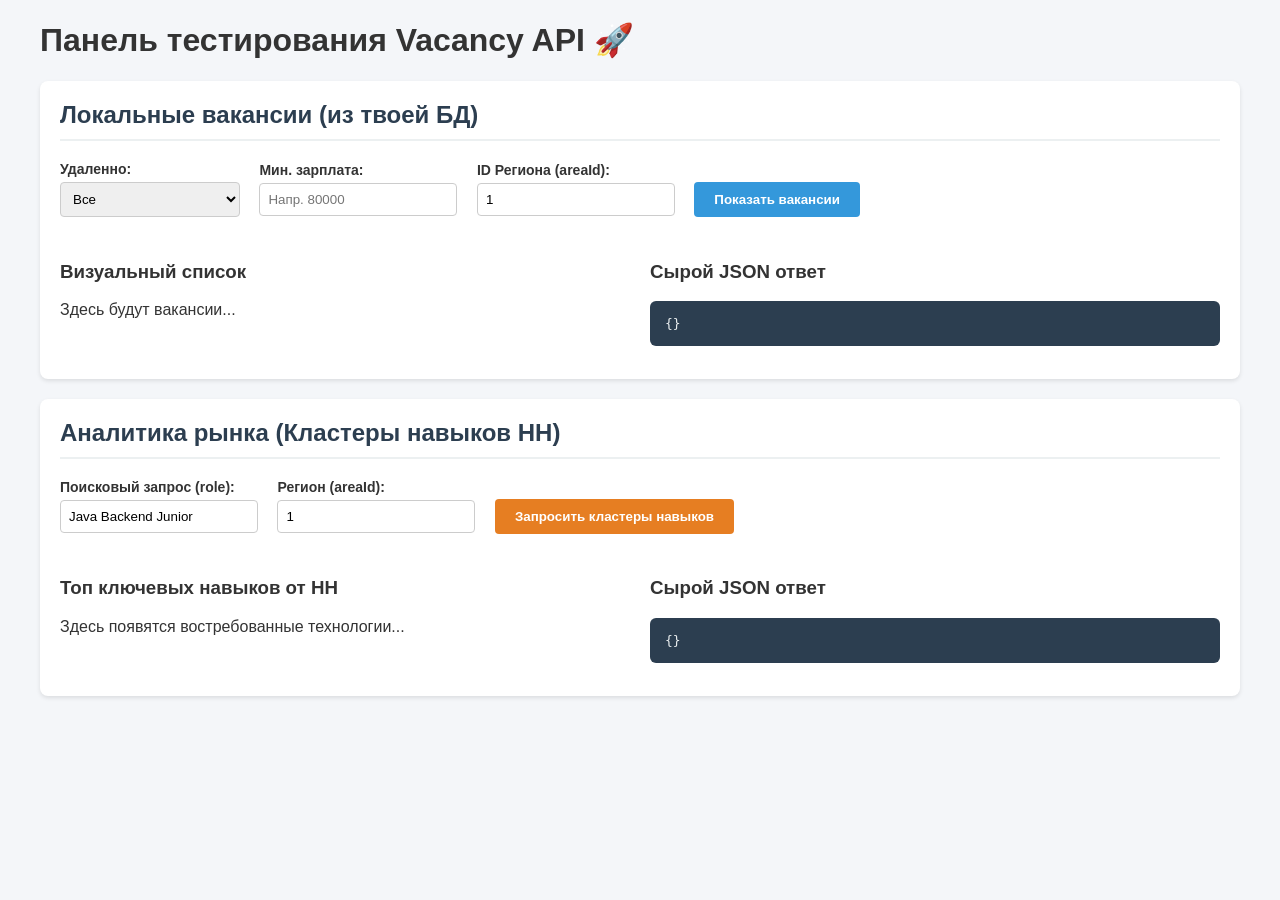
<file: getemployed/index.html>
<!DOCTYPE html>
<html lang="ru">
<head>
    <meta charset="UTF-8">
    <title>GetEmployed - Тестовая Панель Вакансий</title>
    <style>
        body { font-family: 'Segoe UI', Tahoma, Geneva, Verdana, sans-serif; background: #f4f6f9; margin: 20px; color: #333; }
        .container { max-width: 1200px; margin: 0 auto; }
        .section { background: white; padding: 20px; border-radius: 8px; box-shadow: 0 2px 4px rgba(0,0,0,0.1); margin-bottom: 20px; }
        h2 { margin-top: 0; color: #2c3e50; border-bottom: 2px solid #ecf0f1; padding-bottom: 10px; }
        .form-group { display: inline-block; margin-right: 15px; margin-bottom: 10px; }
        label { display: block; font-weight: bold; margin-bottom: 5px; font-size: 14px; }
        input, select { padding: 8px; border: 1px solid #ccc; border-radius: 4px; width: 180px; }
        button { background: #3498db; color: white; border: none; padding: 10px 20px; border-radius: 4px; cursor: pointer; font-weight: bold; }
        button:hover { background: #2980b9; }
        .grid { display: flex; gap: 20px; }
        .col { flex: 1; }
        pre { background: #2c3e50; color: #ecf0f1; padding: 15px; border-radius: 6px; overflow-x: auto; max-height: 400px; font-size: 13px; }
        .vacancy-card { border-left: 4px solid #2ecc71; padding: 10px; margin-bottom: 10px; background: #fafafa; border-radius: 0 4px 4px 0; }
        .vacancy-title { font-weight: bold; color: #2c3e50; }
        .skill-badge { display: inline-block; background: #e74c3c; color: white; padding: 3px 8px; border-radius: 12px; font-size: 11px; margin: 2px; }
        .cluster-item { display: flex; justify-content: space-between; padding: 6px 0; border-bottom: 1px id #eee; font-size: 14px; }
        .cluster-count { background: #95a5a6; color: white; padding: 2px 6px; border-radius: 10px; font-size: 12px; }
    </style>
</head>
<body>

<div class="container">
    <h1>Панель тестирования Vacancy API 🚀</h1>

    <div class="section">
        <h2>Локальные вакансии (из твоей БД)</h2>
        <div class="form-group">
            <label>Удаленно:</label>
            <select id="filterRemote">
                <option value="">Все</option>
                <option value="true">Да</option>
                <option value="false">Нет</option>
            </select>
        </div>
        <div class="form-group">
            <label>Мин. зарплата:</label>
            <input type="number" id="filterSalaryMin" placeholder="Напр. 80000">
        </div>
        <div class="form-group">
            <label>ID Региона (areaId):</label>
            <input type="number" id="filterAreaId" value="1" placeholder="1 = Москва">
        </div>
        <button onclick="loadVacancies()">Показать вакансии</button>

        <div class="grid" style="margin-top: 15px;">
            <div class="col">
                <h3>Визуальный список</h3>
                <div id="vacanciesList">Здесь будут вакансии...</div>
            </div>
            <div class="col">
                <h3>Сырой JSON ответ</h3>
                <pre id="vacanciesRaw">{}</pre>
            </div>
        </div>
    </div>

    <div class="section">
        <h2>Аналитика рынка (Кластеры навыков HH)</h2>
        <div class="form-group">
            <label>Поисковый запрос (role):</label>
            <input type="text" id="clusterRole" value="Java Backend Junior">
        </div>
        <div class="form-group">
            <label>Регион (areaId):</label>
            <input type="number" id="clusterAreaId" value="1">
        </div>
        <button style="background: #e67e22;" onclick="loadHhClusters()">Запросить кластеры навыков</button>

        <div class="grid" style="margin-top: 15px;">
            <div class="col">
                <h3>Топ ключевых навыков от HH</h3>
                <div id="clustersList">Здесь появятся востребованные технологии...</div>
            </div>
            <div class="col">
                <h3>Сырой JSON ответ</h3>
                <pre id="clustersRaw">{}</pre>
            </div>
        </div>
    </div>
</div>

<script>
    const BASE_URL = 'http://localhost:8080/api/v1';

    // Функция загрузки локальных вакансий
    async function loadVacancies() {
        const remote = document.getElementById('filterRemote').value;
        const salaryMin = document.getElementById('filterSalaryMin').value;
        const areaId = document.getElementById('filterAreaId').value;

        let url = `${BASE_URL}/vacancies?page=0&size=10`;
        if (remote) url += `&remote=${remote}`;
        if (salaryMin) url += `&salaryMin=${salaryMin}`;
        if (areaId) url += `&areaId=${areaId}`;

        try {
            const response = await fetch(url);
            const json = await response.json();

            // Выводим сырой JSON
            document.getElementById('vacanciesRaw').innerText = JSON.stringify(json, null, 2);

            // Рендерим красивый список
            const listContainer = document.getElementById('vacanciesList');
            listContainer.innerHTML = '';

            // Предполагаем структуру PageEnvelope, где данные лежат в поле content или items
            const items = json.content || json.data || [];
            if(items.length === 0) {
                listContainer.innerHTML = 'Вакансии не найдены. Сначала запусти импорт!';
                return;
            }

            items.forEach(v => {
                const gaps = v.skillGaps ? v.skillGaps.map(g => `<span class="skill-badge">${g}</span>`).join('') : '';
                listContainer.innerHTML += `
                    <div class="vacancy-card">
                        <div class="vacancy-title">${v.title}</div>
                        <div style="font-size: 13px; color: #666;">${v.employer} | ${v.area || 'Регион не указан'}</div>
                        <div style="font-size: 13px; font-weight: bold; color: #27ae60;">ЗП от: ${v.salaryMin || 'не указана'}</div>
                        <div style="margin-top: 5px;">${gaps}</div>
                    </div>
                `;
            });
        } catch (err) {
            document.getElementById('vacanciesList').innerText = 'Ошибка запроса. Проверь CORS или запущен ли бэкенд.';
            console.error(err);
        }
    }

    // Функция загрузки кластеров навыков рынка
    async function loadHhClusters() {
        const role = document.getElementById('clusterRole').value;
        const areaId = document.getElementById('clusterAreaId').value;

        const url = `${BASE_URL}/recommendations/market-top-skills?role=${encodeURIComponent(role)}&areaId=${areaId}`;

        try {
            const response = await fetch(url);
            const json = await response.json();

            document.getElementById('clustersRaw').innerText = JSON.stringify(json, null, 2);

            const listContainer = document.getElementById('clustersList');
            listContainer.innerHTML = '';

            const items = json.data || json;
            if(!Array.isArray(items) || items.length === 0) {
                listContainer.innerHTML = 'Навыки не найдены для этого запроса.';
                return;
            }

            items.forEach(item => {
                listContainer.innerHTML += `
                    <div class="cluster-item">
                        <span><strong>${item.name}</strong></span>
                        <span class="cluster-count">Встречается в ${item.count} вак.</span>
                    </div>
                `;
            });

        } catch (err) {
            document.getElementById('clustersList').innerText = 'Ошибка запроса кластеров.';
            console.error(err);
        }
    }
</script>
</body>
</html>
</file>
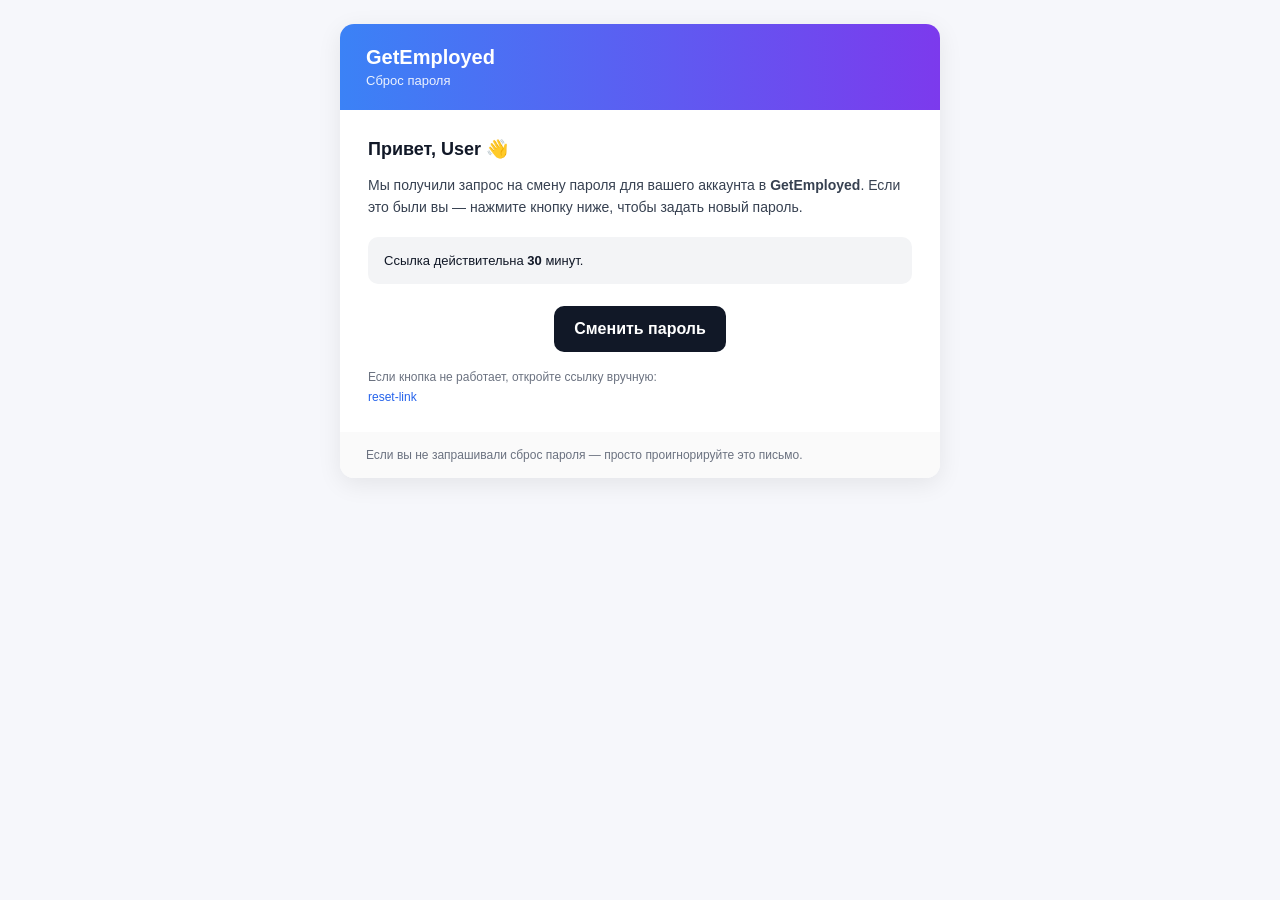
<file: getemployed/src/main/resources/templates/mail/password-reset.html>
<!doctype html>
<html lang="ru" xmlns:th="http://www.thymeleaf.org">
<head>
    <meta charset="UTF-8"/>
    <title>Сброс пароля</title>
</head>

<body style="margin:0;padding:0;background:#f6f7fb;font-family:Arial,Helvetica,sans-serif;">

<table width="100%" cellpadding="0" cellspacing="0" style="background:#f6f7fb;padding:24px 0;">
    <tr>
        <td align="center">

            <table width="600" cellpadding="0" cellspacing="0"
                   style="background:#ffffff;border-radius:14px;overflow:hidden;box-shadow:0 6px 24px rgba(0,0,0,.08);">

                <!-- HEADER -->
                <tr>
                    <td style="padding:22px 26px;background:linear-gradient(90deg,#3b82f6,#7c3aed);color:#fff;">
                        <div style="font-size:20px;font-weight:700;">GetEmployed</div>
                        <div style="opacity:.9;font-size:13px;margin-top:4px;">
                            Сброс пароля
                        </div>
                    </td>
                </tr>

                <!-- BODY -->
                <tr>
                    <td style="padding:28px;">

                        <div style="font-size:18px;font-weight:700;color:#111827;">
                            Привет, <span th:text="${name}">User</span> 👋
                        </div>

                        <div style="margin-top:14px;font-size:14px;line-height:1.6;color:#374151;">
                            Мы получили запрос на смену пароля для вашего аккаунта в <b>GetEmployed</b>.
                            Если это были вы — нажмите кнопку ниже, чтобы задать новый пароль.
                        </div>

                        <!-- TTL -->
                        <div style="margin-top:18px;padding:16px;background:#f3f4f6;border-radius:10px;font-size:13px;color:#111827;">
                            Ссылка действительна
                            <b th:text="${ttlMinutes}">30</b> минут.
                        </div>

                        <!-- BUTTON -->
                        <div style="margin-top:22px;text-align:center;">
                            <a th:href="${actionUrl}"
                               style="display:inline-block;padding:14px 20px;border-radius:10px;background:#111827;color:#fff;text-decoration:none;font-weight:700;">
                                Сменить пароль
                            </a>
                        </div>

                        <!-- FALLBACK LINK -->
                        <div style="margin-top:18px;font-size:12px;color:#6b7280;">
                            Если кнопка не работает, откройте ссылку вручную:
                            <div style="word-break:break-all;margin-top:6px;">
                                <a th:href="${actionUrl}" th:text="${actionUrl}" style="color:#2563eb;">
                                    reset-link
                                </a>
                            </div>
                        </div>

                    </td>
                </tr>

                <!-- FOOTER -->
                <tr>
                    <td style="padding:16px 26px;background:#fafafa;color:#6b7280;font-size:12px;">
                        Если вы не запрашивали сброс пароля — просто проигнорируйте это письмо.
                    </td>
                </tr>

            </table>

        </td>
    </tr>
</table>

</body>
</html>
</file>
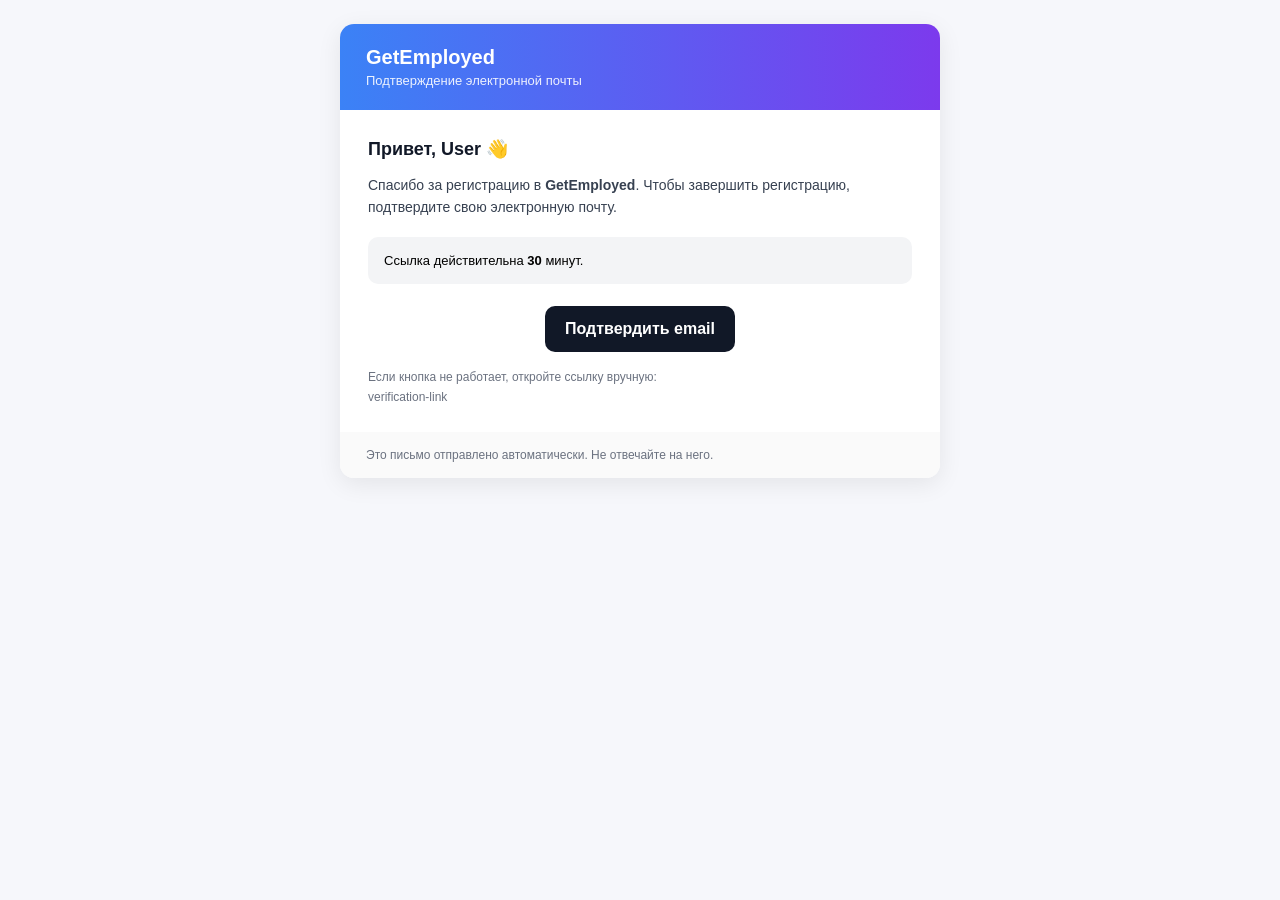
<file: getemployed/src/main/resources/templates/mail/verify.html>
<!doctype html>
<html lang="ru" xmlns:th="http://www.thymeleaf.org">
<head>
    <meta charset="UTF-8"/>
    <title>Подтверждение почты</title>
</head>

<body style="margin:0;padding:0;background:#f6f7fb;font-family:Arial,Helvetica,sans-serif;">

<table width="100%" cellpadding="0" cellspacing="0" style="background:#f6f7fb;padding:24px 0;">
    <tr>
        <td align="center">

            <table width="600" cellpadding="0" cellspacing="0"
                   style="background:#ffffff;border-radius:14px;overflow:hidden;box-shadow:0 6px 24px rgba(0,0,0,.08);">

                <tr>
                    <td style="padding:22px 26px;background:linear-gradient(90deg,#3b82f6,#7c3aed);color:#fff;">
                        <div style="font-size:20px;font-weight:700;">GetEmployed</div>
                        <div style="opacity:.9;font-size:13px;margin-top:4px;">
                            Подтверждение электронной почты
                        </div>
                    </td>
                </tr>

                <tr>
                    <td style="padding:28px;">

                        <div style="font-size:18px;font-weight:700;color:#111827;">
                            Привет, <span th:text="${name}">User</span> 👋
                        </div>

                        <div style="margin-top:14px;font-size:14px;line-height:1.6;color:#374151;">
                            Спасибо за регистрацию в <b>GetEmployed</b>.
                            Чтобы завершить регистрацию, подтвердите свою электронную почту.
                        </div>

                        <div style="margin-top:18px;padding:16px;background:#f3f4f6;border-radius:10px;font-size:13px;">
                            Ссылка действительна <b th:text="${ttlMinutes}">30</b> минут.
                        </div>

                        <div style="margin-top:22px;text-align:center;">
                            <a th:href="${actionUrl}"
                               style="display:inline-block;padding:14px 20px;border-radius:10px;background:#111827;color:#fff;text-decoration:none;font-weight:700;">
                                Подтвердить email
                            </a>
                        </div>

                        <div style="margin-top:18px;font-size:12px;color:#6b7280;">
                            Если кнопка не работает, откройте ссылку вручную:
                            <div style="word-break:break-all;margin-top:6px;" th:text="${actionUrl}">
                                verification-link
                            </div>
                        </div>

                    </td>
                </tr>

                <tr>
                    <td style="padding:16px 26px;background:#fafafa;color:#6b7280;font-size:12px;">
                        Это письмо отправлено автоматически. Не отвечайте на него.
                    </td>
                </tr>

            </table>

        </td>
    </tr>
</table>

</body>
</html>
</file>
